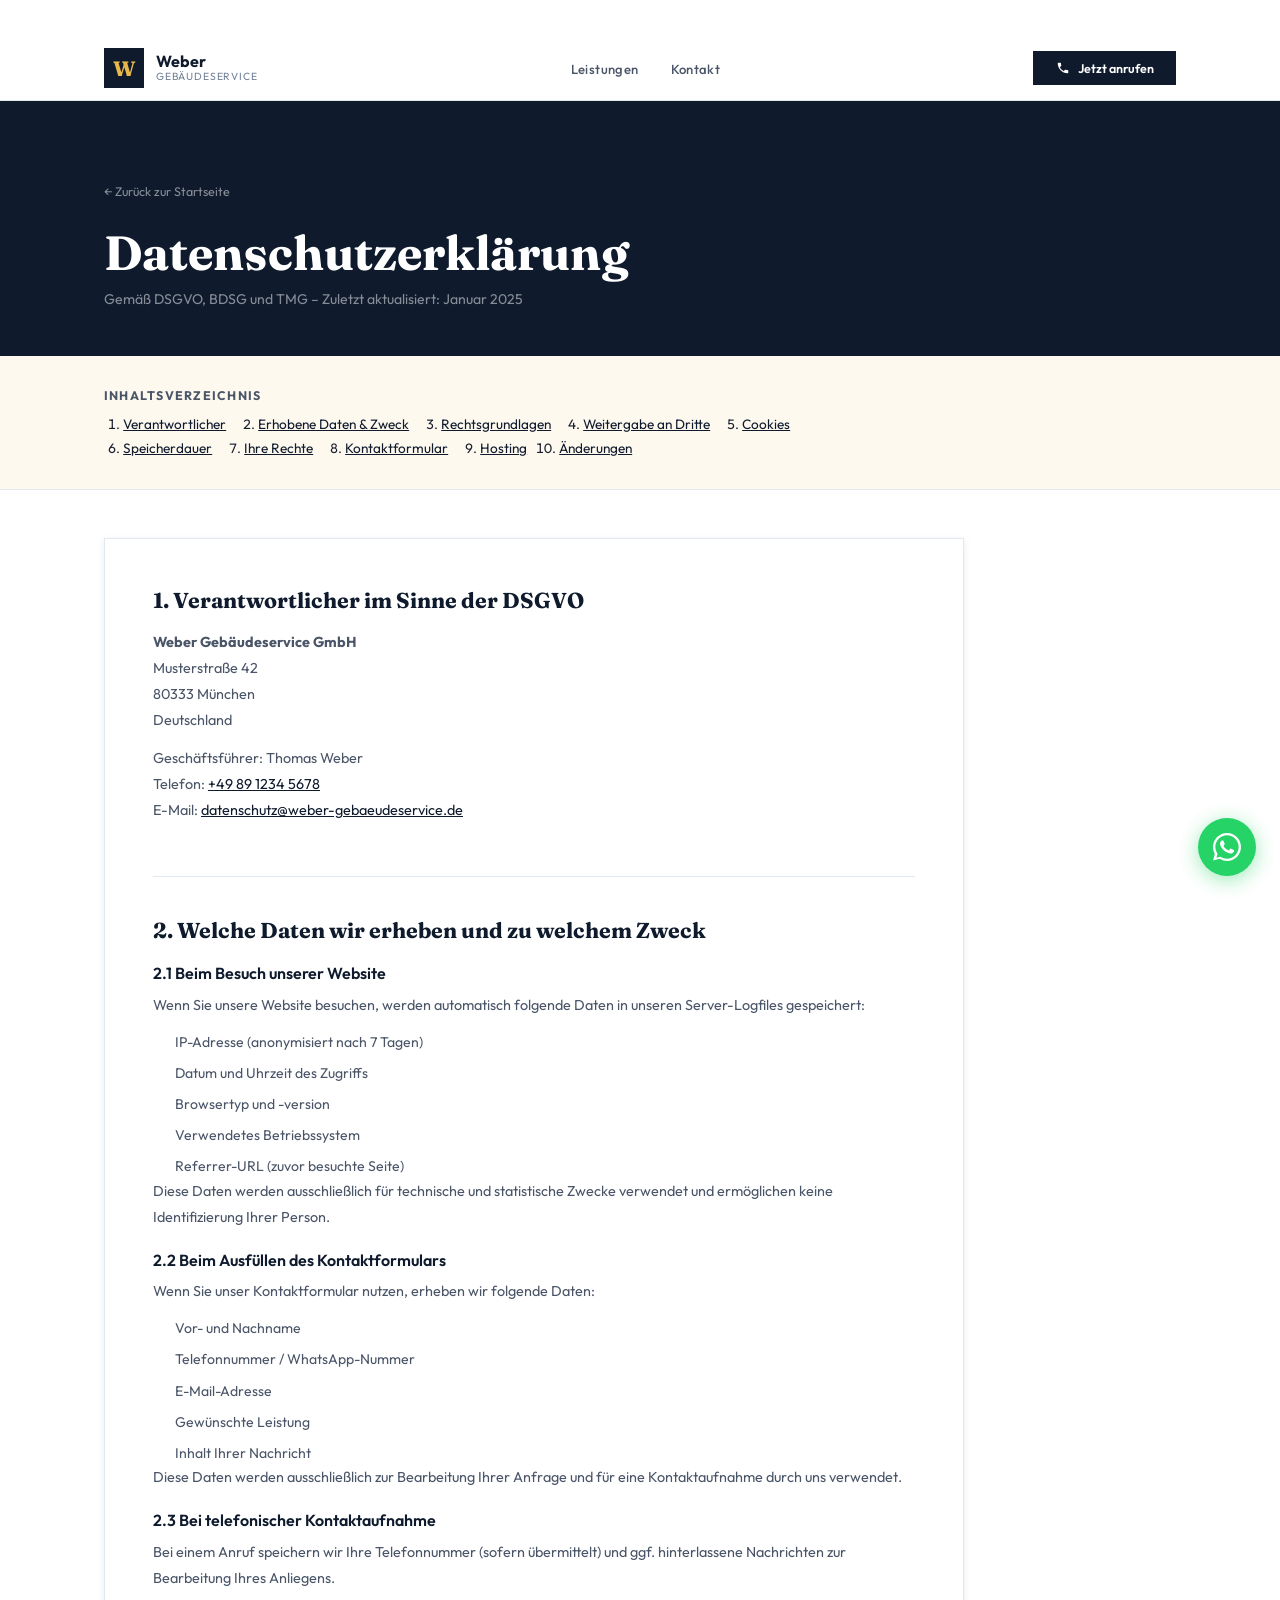
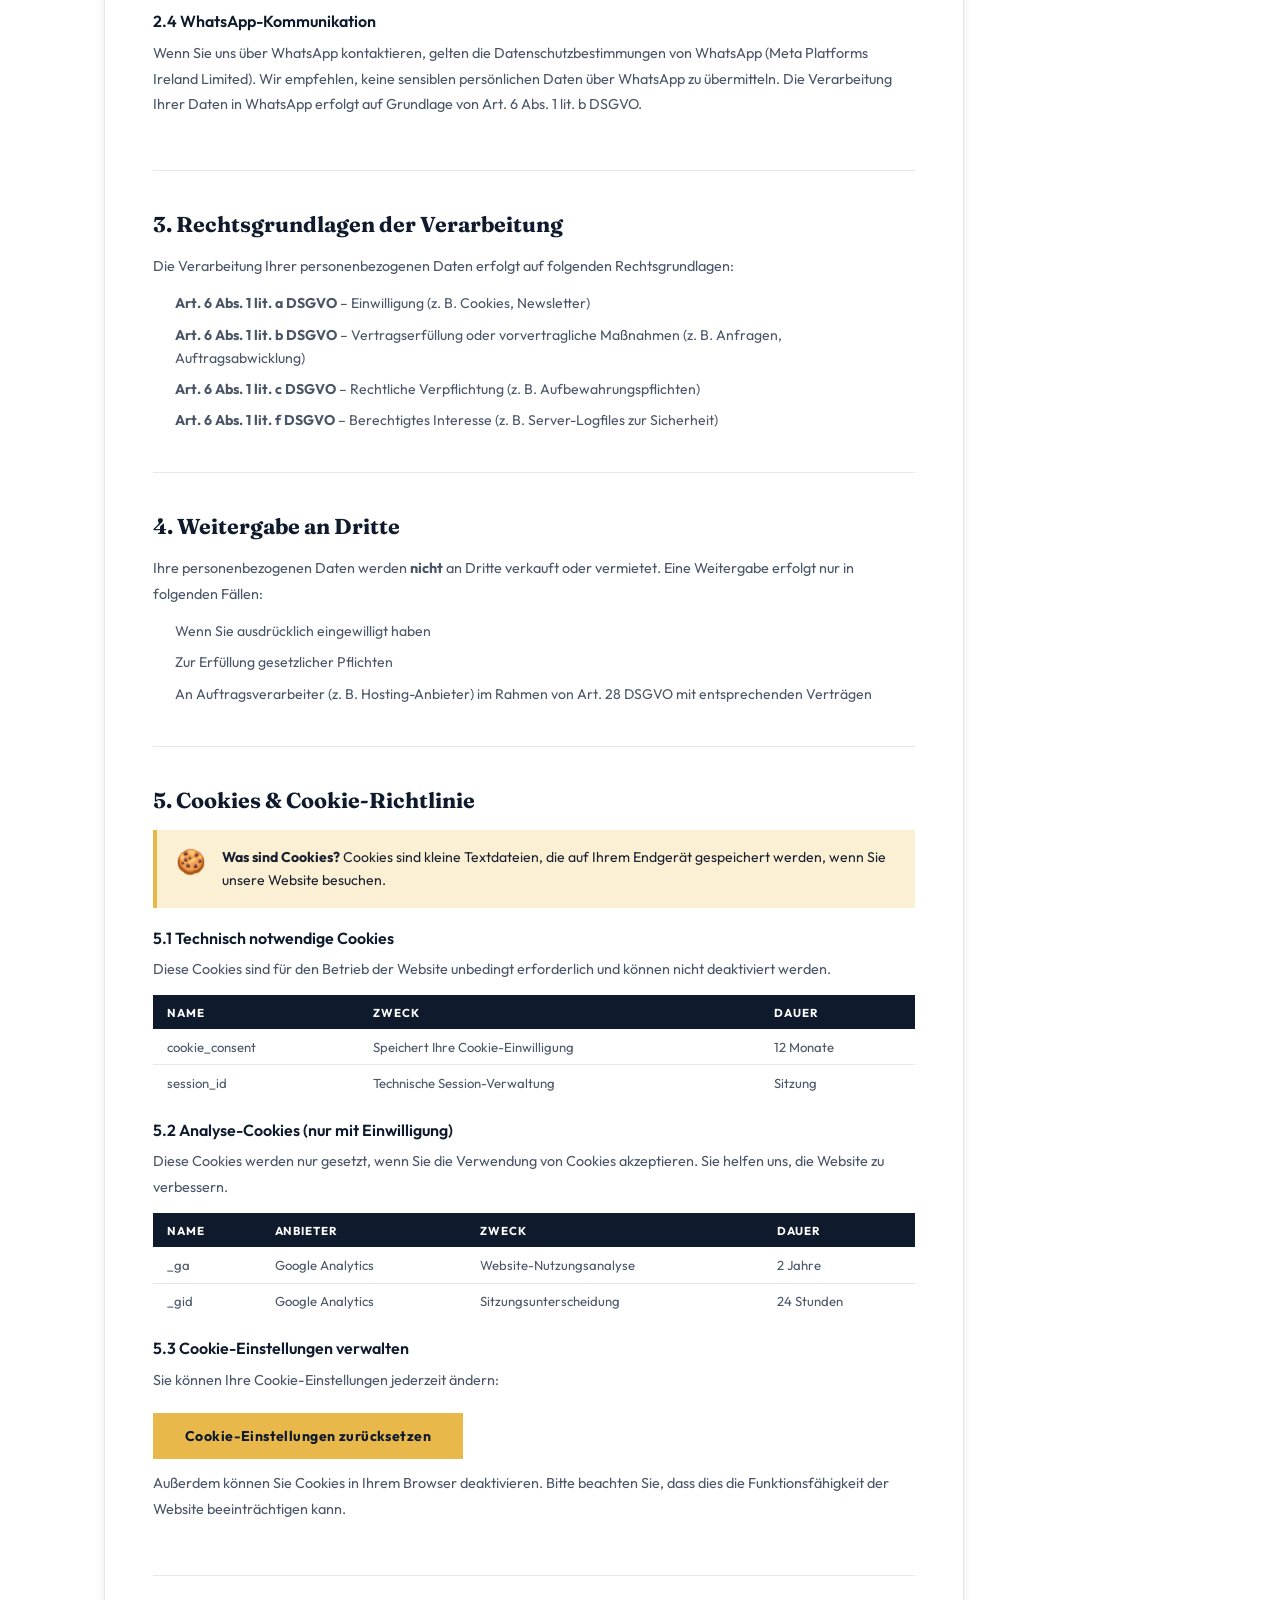
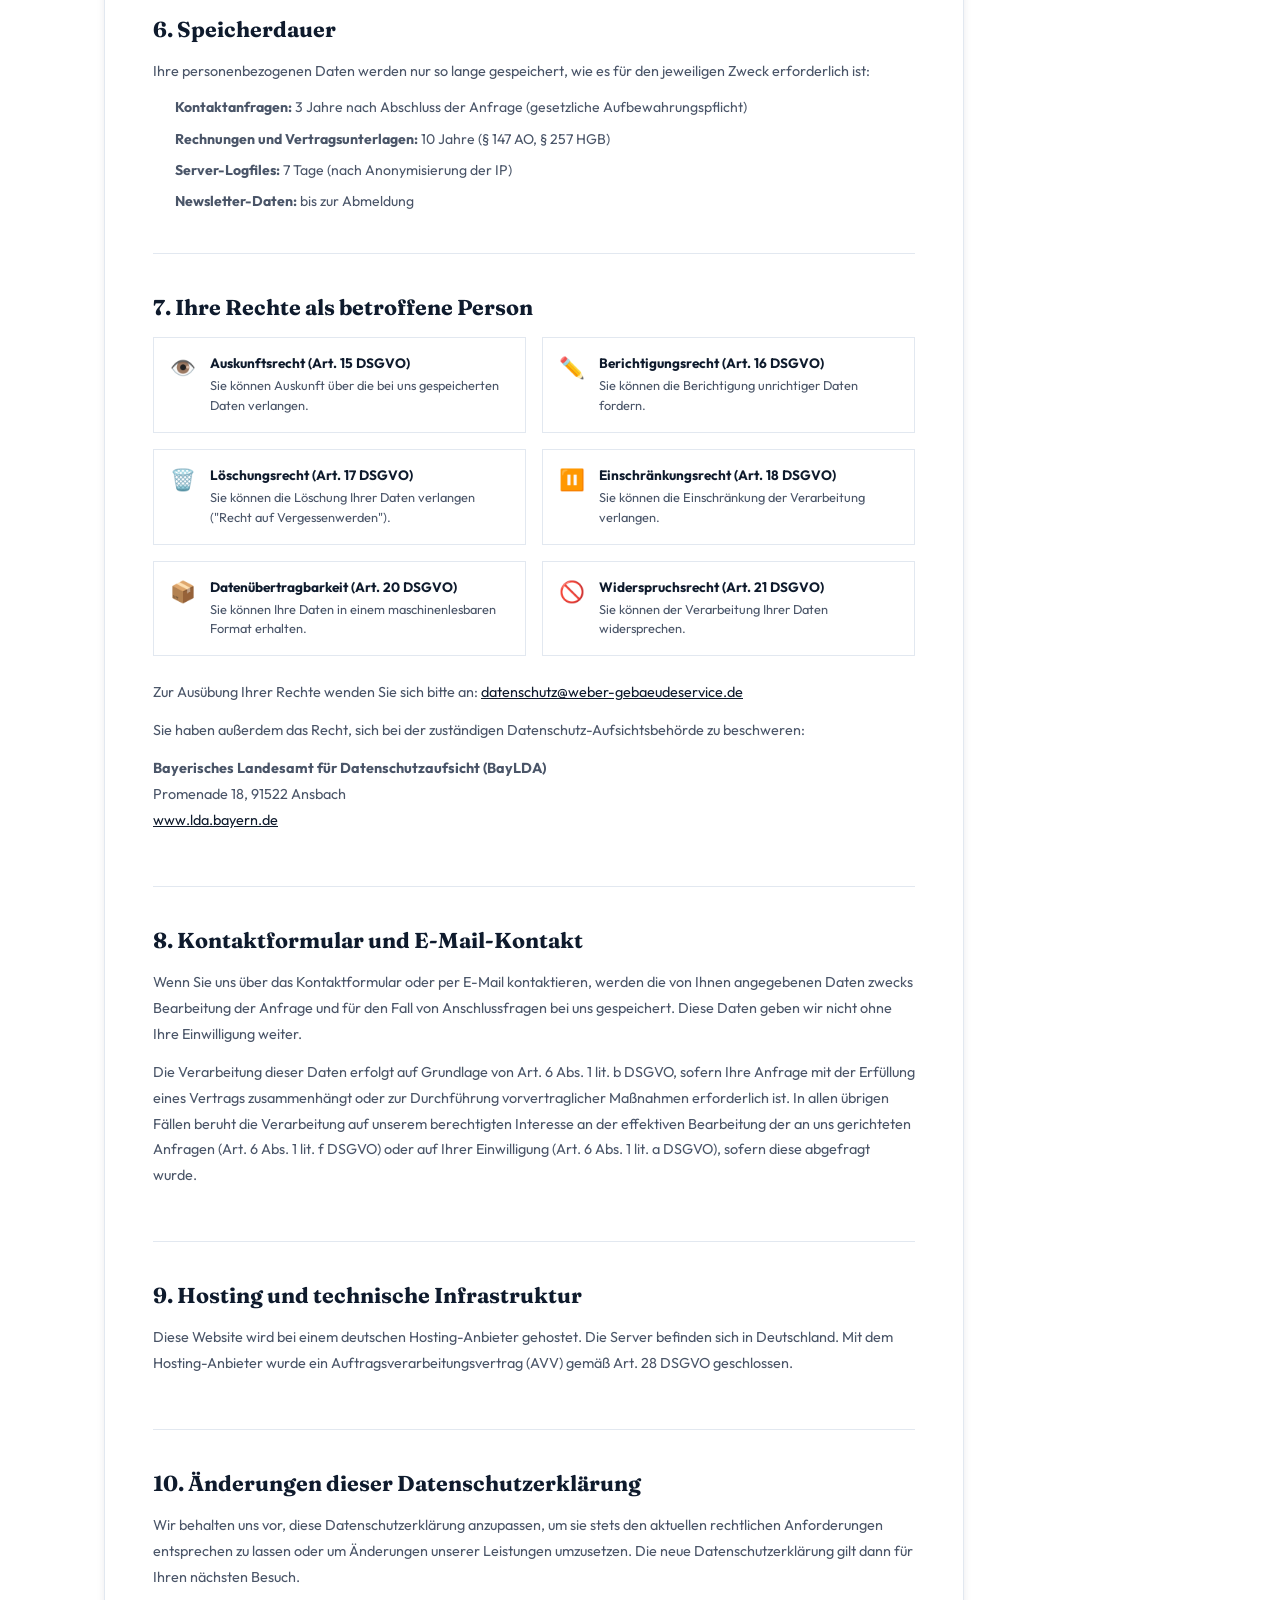
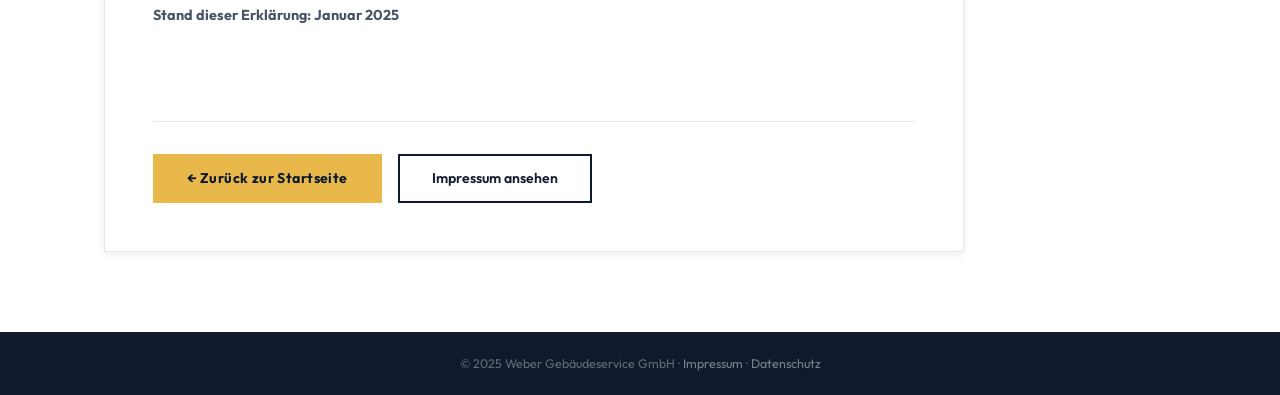
<file: datenschutz.html>
<!DOCTYPE html>
<html lang="de">
<head>
  <meta charset="UTF-8"/>
  <meta name="viewport" content="width=device-width, initial-scale=1.0"/>
  <meta name="robots" content="noindex"/>
  <title>Datenschutzerklärung | Weber Gebäudeservice München</title>
  <link rel="stylesheet" href="style.css"/>
  <link rel="preconnect" href="https://fonts.googleapis.com">
  <link rel="preconnect" href="https://fonts.gstatic.com" crossorigin>
  <link href="https://fonts.googleapis.com/css2?family=Outfit:wght@300;400;500;600;700&family=Fraunces:ital,wght@0,400;0,700;1,400&display=swap" rel="stylesheet">
</head>
<body>

  <nav class="nav scrolled" id="nav">
    <div class="nav-inner">
      <a href="index.html" class="nav-logo">
        <div class="logo-icon">W</div>
        <div class="logo-text">
          <span class="logo-name">Weber</span>
          <span class="logo-sub">Gebäudeservice</span>
        </div>
      </a>
      <ul class="nav-links">
        <li><a href="index.html#leistungen">Leistungen</a></li>
        <li><a href="index.html#kontakt">Kontakt</a></li>
      </ul>
      <a href="tel:+498912345678" class="nav-cta-phone">
        <svg viewBox="0 0 24 24" fill="currentColor"><path d="M6.6 10.8c1.4 2.8 3.8 5.1 6.6 6.6l2.2-2.2c.3-.3.7-.4 1-.2 1.1.4 2.3.6 3.6.6.6 0 1 .4 1 1V20c0 .6-.4 1-1 1-9.4 0-17-7.6-17-17 0-.6.4-1 1-1h3.5c.6 0 1 .4 1 1 0 1.3.2 2.5.6 3.6.1.3 0 .7-.2 1L6.6 10.8z"/></svg>
        Jetzt anrufen
      </a>
      <button class="hamburger" id="hamburger"><span></span><span></span><span></span></button>
    </div>
  </nav>

  <div class="mobile-overlay" id="mobileOverlay">
    <button class="mob-close" id="mobClose">✕</button>
    <nav class="mob-nav">
      <a href="index.html">Startseite</a>
      <a href="index.html#kontakt">Kontakt</a>
    </nav>
    <div class="mob-ctas">
      <a href="tel:+498912345678" class="btn-primary">📞 Jetzt anrufen</a>
    </div>
    <div class="mob-legal">
      <a href="impressum.html">Impressum</a>
      <a href="datenschutz.html">Datenschutz</a>
    </div>
  </div>

  <div class="legal-page">
    <div class="legal-hero">
      <div class="container">
        <a href="index.html" class="back-link">← Zurück zur Startseite</a>
        <h1>Datenschutzerklärung</h1>
        <p>Gemäß DSGVO, BDSG und TMG – Zuletzt aktualisiert: Januar 2025</p>
      </div>
    </div>

    <!-- TOC -->
    <div class="legal-toc-wrap">
      <div class="container">
        <div class="legal-toc">
          <h3>Inhaltsverzeichnis</h3>
          <ol>
            <li><a href="#ds-1">Verantwortlicher</a></li>
            <li><a href="#ds-2">Erhobene Daten & Zweck</a></li>
            <li><a href="#ds-3">Rechtsgrundlagen</a></li>
            <li><a href="#ds-4">Weitergabe an Dritte</a></li>
            <li><a href="#ds-5">Cookies</a></li>
            <li><a href="#ds-6">Speicherdauer</a></li>
            <li><a href="#ds-7">Ihre Rechte</a></li>
            <li><a href="#ds-8">Kontaktformular</a></li>
            <li><a href="#ds-9">Hosting</a></li>
            <li><a href="#ds-10">Änderungen</a></li>
          </ol>
        </div>
      </div>
    </div>

    <div class="legal-content">
      <div class="container">
        <div class="legal-card">

          <section class="legal-section" id="ds-1">
            <h2>1. Verantwortlicher im Sinne der DSGVO</h2>
            <div class="legal-block">
              <p><strong>Weber Gebäudeservice GmbH</strong><br/>
              Musterstraße 42<br/>
              80333 München<br/>
              Deutschland</p>
              <p>Geschäftsführer: Thomas Weber<br/>
              Telefon: <a href="tel:+498912345678">+49 89 1234 5678</a><br/>
              E-Mail: <a href="mailto:datenschutz@weber-gebaeudeservice.de">datenschutz@weber-gebaeudeservice.de</a></p>
            </div>
          </section>

          <section class="legal-section" id="ds-2">
            <h2>2. Welche Daten wir erheben und zu welchem Zweck</h2>
            <div class="legal-block">
              <h3>2.1 Beim Besuch unserer Website</h3>
              <p>Wenn Sie unsere Website besuchen, werden automatisch folgende Daten in unseren Server-Logfiles gespeichert:</p>
              <ul>
                <li>IP-Adresse (anonymisiert nach 7 Tagen)</li>
                <li>Datum und Uhrzeit des Zugriffs</li>
                <li>Browsertyp und -version</li>
                <li>Verwendetes Betriebssystem</li>
                <li>Referrer-URL (zuvor besuchte Seite)</li>
              </ul>
              <p>Diese Daten werden ausschließlich für technische und statistische Zwecke verwendet und ermöglichen keine Identifizierung Ihrer Person.</p>

              <h3>2.2 Beim Ausfüllen des Kontaktformulars</h3>
              <p>Wenn Sie unser Kontaktformular nutzen, erheben wir folgende Daten:</p>
              <ul>
                <li>Vor- und Nachname</li>
                <li>Telefonnummer / WhatsApp-Nummer</li>
                <li>E-Mail-Adresse</li>
                <li>Gewünschte Leistung</li>
                <li>Inhalt Ihrer Nachricht</li>
              </ul>
              <p>Diese Daten werden ausschließlich zur Bearbeitung Ihrer Anfrage und für eine Kontaktaufnahme durch uns verwendet.</p>

              <h3>2.3 Bei telefonischer Kontaktaufnahme</h3>
              <p>Bei einem Anruf speichern wir Ihre Telefonnummer (sofern übermittelt) und ggf. hinterlassene Nachrichten zur Bearbeitung Ihres Anliegens.</p>

              <h3>2.4 WhatsApp-Kommunikation</h3>
              <p>Wenn Sie uns über WhatsApp kontaktieren, gelten die Datenschutzbestimmungen von WhatsApp (Meta Platforms Ireland Limited). Wir empfehlen, keine sensiblen persönlichen Daten über WhatsApp zu übermitteln. Die Verarbeitung Ihrer Daten in WhatsApp erfolgt auf Grundlage von Art. 6 Abs. 1 lit. b DSGVO.</p>
            </div>
          </section>

          <section class="legal-section" id="ds-3">
            <h2>3. Rechtsgrundlagen der Verarbeitung</h2>
            <div class="legal-block">
              <p>Die Verarbeitung Ihrer personenbezogenen Daten erfolgt auf folgenden Rechtsgrundlagen:</p>
              <ul>
                <li><strong>Art. 6 Abs. 1 lit. a DSGVO</strong> – Einwilligung (z. B. Cookies, Newsletter)</li>
                <li><strong>Art. 6 Abs. 1 lit. b DSGVO</strong> – Vertragserfüllung oder vorvertragliche Maßnahmen (z. B. Anfragen, Auftragsabwicklung)</li>
                <li><strong>Art. 6 Abs. 1 lit. c DSGVO</strong> – Rechtliche Verpflichtung (z. B. Aufbewahrungspflichten)</li>
                <li><strong>Art. 6 Abs. 1 lit. f DSGVO</strong> – Berechtigtes Interesse (z. B. Server-Logfiles zur Sicherheit)</li>
              </ul>
            </div>
          </section>

          <section class="legal-section" id="ds-4">
            <h2>4. Weitergabe an Dritte</h2>
            <div class="legal-block">
              <p>Ihre personenbezogenen Daten werden <strong>nicht</strong> an Dritte verkauft oder vermietet. Eine Weitergabe erfolgt nur in folgenden Fällen:</p>
              <ul>
                <li>Wenn Sie ausdrücklich eingewilligt haben</li>
                <li>Zur Erfüllung gesetzlicher Pflichten</li>
                <li>An Auftragsverarbeiter (z. B. Hosting-Anbieter) im Rahmen von Art. 28 DSGVO mit entsprechenden Verträgen</li>
              </ul>
            </div>
          </section>

          <section class="legal-section" id="ds-5">
            <h2>5. Cookies & Cookie-Richtlinie</h2>
            <div class="dsgvo-info-box" id="cookies">
              <div class="info-icon">🍪</div>
              <p><strong>Was sind Cookies?</strong> Cookies sind kleine Textdateien, die auf Ihrem Endgerät gespeichert werden, wenn Sie unsere Website besuchen.</p>
            </div>
            <div class="legal-block">
              <h3>5.1 Technisch notwendige Cookies</h3>
              <p>Diese Cookies sind für den Betrieb der Website unbedingt erforderlich und können nicht deaktiviert werden.</p>
              <table class="cookie-table">
                <thead><tr><th>Name</th><th>Zweck</th><th>Dauer</th></tr></thead>
                <tbody>
                  <tr><td>cookie_consent</td><td>Speichert Ihre Cookie-Einwilligung</td><td>12 Monate</td></tr>
                  <tr><td>session_id</td><td>Technische Session-Verwaltung</td><td>Sitzung</td></tr>
                </tbody>
              </table>

              <h3>5.2 Analyse-Cookies (nur mit Einwilligung)</h3>
              <p>Diese Cookies werden nur gesetzt, wenn Sie die Verwendung von Cookies akzeptieren. Sie helfen uns, die Website zu verbessern.</p>
              <table class="cookie-table">
                <thead><tr><th>Name</th><th>Anbieter</th><th>Zweck</th><th>Dauer</th></tr></thead>
                <tbody>
                  <tr><td>_ga</td><td>Google Analytics</td><td>Website-Nutzungsanalyse</td><td>2 Jahre</td></tr>
                  <tr><td>_gid</td><td>Google Analytics</td><td>Sitzungsunterscheidung</td><td>24 Stunden</td></tr>
                </tbody>
              </table>

              <h3>5.3 Cookie-Einstellungen verwalten</h3>
              <p>Sie können Ihre Cookie-Einstellungen jederzeit ändern:</p>
              <button onclick="resetCookieConsent()" class="btn-primary" style="margin-top:.5rem;display:inline-block;cursor:pointer;border:none">Cookie-Einstellungen zurücksetzen</button>
              <p style="margin-top:.75rem">Außerdem können Sie Cookies in Ihrem Browser deaktivieren. Bitte beachten Sie, dass dies die Funktionsfähigkeit der Website beeinträchtigen kann.</p>
            </div>
          </section>

          <section class="legal-section" id="ds-6">
            <h2>6. Speicherdauer</h2>
            <div class="legal-block">
              <p>Ihre personenbezogenen Daten werden nur so lange gespeichert, wie es für den jeweiligen Zweck erforderlich ist:</p>
              <ul>
                <li><strong>Kontaktanfragen:</strong> 3 Jahre nach Abschluss der Anfrage (gesetzliche Aufbewahrungspflicht)</li>
                <li><strong>Rechnungen und Vertragsunterlagen:</strong> 10 Jahre (§ 147 AO, § 257 HGB)</li>
                <li><strong>Server-Logfiles:</strong> 7 Tage (nach Anonymisierung der IP)</li>
                <li><strong>Newsletter-Daten:</strong> bis zur Abmeldung</li>
              </ul>
            </div>
          </section>

          <section class="legal-section" id="ds-7">
            <h2>7. Ihre Rechte als betroffene Person</h2>
            <div class="rights-grid">
              <div class="right-item">
                <div class="right-icon">👁️</div>
                <div>
                  <strong>Auskunftsrecht (Art. 15 DSGVO)</strong>
                  <p>Sie können Auskunft über die bei uns gespeicherten Daten verlangen.</p>
                </div>
              </div>
              <div class="right-item">
                <div class="right-icon">✏️</div>
                <div>
                  <strong>Berichtigungsrecht (Art. 16 DSGVO)</strong>
                  <p>Sie können die Berichtigung unrichtiger Daten fordern.</p>
                </div>
              </div>
              <div class="right-item">
                <div class="right-icon">🗑️</div>
                <div>
                  <strong>Löschungsrecht (Art. 17 DSGVO)</strong>
                  <p>Sie können die Löschung Ihrer Daten verlangen ("Recht auf Vergessenwerden").</p>
                </div>
              </div>
              <div class="right-item">
                <div class="right-icon">⏸️</div>
                <div>
                  <strong>Einschränkungsrecht (Art. 18 DSGVO)</strong>
                  <p>Sie können die Einschränkung der Verarbeitung verlangen.</p>
                </div>
              </div>
              <div class="right-item">
                <div class="right-icon">📦</div>
                <div>
                  <strong>Datenübertragbarkeit (Art. 20 DSGVO)</strong>
                  <p>Sie können Ihre Daten in einem maschinenlesbaren Format erhalten.</p>
                </div>
              </div>
              <div class="right-item">
                <div class="right-icon">🚫</div>
                <div>
                  <strong>Widerspruchsrecht (Art. 21 DSGVO)</strong>
                  <p>Sie können der Verarbeitung Ihrer Daten widersprechen.</p>
                </div>
              </div>
            </div>
            <div class="legal-block" style="margin-top:1.5rem">
              <p>Zur Ausübung Ihrer Rechte wenden Sie sich bitte an: <a href="mailto:datenschutz@weber-gebaeudeservice.de">datenschutz@weber-gebaeudeservice.de</a></p>
              <p>Sie haben außerdem das Recht, sich bei der zuständigen Datenschutz-Aufsichtsbehörde zu beschweren:</p>
              <p><strong>Bayerisches Landesamt für Datenschutzaufsicht (BayLDA)</strong><br/>
              Promenade 18, 91522 Ansbach<br/>
              <a href="https://www.lda.bayern.de" target="_blank" rel="noopener">www.lda.bayern.de</a></p>
            </div>
          </section>

          <section class="legal-section" id="ds-8">
            <h2>8. Kontaktformular und E-Mail-Kontakt</h2>
            <div class="legal-block">
              <p>Wenn Sie uns über das Kontaktformular oder per E-Mail kontaktieren, werden die von Ihnen angegebenen Daten zwecks Bearbeitung der Anfrage und für den Fall von Anschlussfragen bei uns gespeichert. Diese Daten geben wir nicht ohne Ihre Einwilligung weiter.</p>
              <p>Die Verarbeitung dieser Daten erfolgt auf Grundlage von Art. 6 Abs. 1 lit. b DSGVO, sofern Ihre Anfrage mit der Erfüllung eines Vertrags zusammenhängt oder zur Durchführung vorvertraglicher Maßnahmen erforderlich ist. In allen übrigen Fällen beruht die Verarbeitung auf unserem berechtigten Interesse an der effektiven Bearbeitung der an uns gerichteten Anfragen (Art. 6 Abs. 1 lit. f DSGVO) oder auf Ihrer Einwilligung (Art. 6 Abs. 1 lit. a DSGVO), sofern diese abgefragt wurde.</p>
            </div>
          </section>

          <section class="legal-section" id="ds-9">
            <h2>9. Hosting und technische Infrastruktur</h2>
            <div class="legal-block">
              <p>Diese Website wird bei einem deutschen Hosting-Anbieter gehostet. Die Server befinden sich in Deutschland. Mit dem Hosting-Anbieter wurde ein Auftragsverarbeitungsvertrag (AVV) gemäß Art. 28 DSGVO geschlossen.</p>
            </div>
          </section>

          <section class="legal-section" id="ds-10">
            <h2>10. Änderungen dieser Datenschutzerklärung</h2>
            <div class="legal-block">
              <p>Wir behalten uns vor, diese Datenschutzerklärung anzupassen, um sie stets den aktuellen rechtlichen Anforderungen entsprechen zu lassen oder um Änderungen unserer Leistungen umzusetzen. Die neue Datenschutzerklärung gilt dann für Ihren nächsten Besuch.</p>
              <p><strong>Stand dieser Erklärung: Januar 2025</strong></p>
            </div>
          </section>

          <div class="legal-back-btn">
            <a href="index.html" class="btn-primary">← Zurück zur Startseite</a>
            <a href="impressum.html" class="btn-secondary">Impressum ansehen</a>
          </div>

        </div>
      </div>
    </div>
  </div>

  <footer class="footer-minimal">
    <div class="container">
      <p>© 2025 Weber Gebäudeservice GmbH · <a href="impressum.html">Impressum</a> · <a href="datenschutz.html">Datenschutz</a></p>
    </div>
  </footer>

  <a href="https://wa.me/4989123456789" class="whatsapp-float" target="_blank" rel="noopener" aria-label="WhatsApp">
    <svg viewBox="0 0 24 24" fill="currentColor"><path d="M17.472 14.382c-.297-.149-1.758-.867-2.03-.967-.273-.099-.471-.148-.67.15-.197.297-.767.966-.94 1.164-.173.199-.347.223-.644.075-.297-.15-1.255-.463-2.39-1.475-.883-.788-1.48-1.761-1.653-2.059-.173-.297-.018-.458.13-.606.134-.133.298-.347.446-.52.149-.174.198-.298.298-.497.099-.198.05-.371-.025-.52-.075-.149-.669-1.612-.916-2.207-.242-.579-.487-.5-.669-.51-.173-.008-.371-.01-.57-.01-.198 0-.52.074-.792.372-.272.297-1.04 1.016-1.04 2.479 0 1.462 1.065 2.875 1.213 3.074.149.198 2.096 3.2 5.077 4.487.709.306 1.262.489 1.694.625.712.227 1.36.195 1.871.118.571-.085 1.758-.719 2.006-1.413.248-.694.248-1.289.173-1.413-.074-.124-.272-.198-.57-.347z"/><path d="M12 0C5.373 0 0 5.373 0 12c0 2.124.558 4.118 1.532 5.85L.057 23.5l5.797-1.452A11.95 11.95 0 0012 24c6.627 0 12-5.373 12-12S18.627 0 12 0zm0 22c-1.89 0-3.663-.493-5.2-1.355l-.373-.22-3.44.861.876-3.348-.242-.386A9.956 9.956 0 012 12C2 6.477 6.477 2 12 2s10 4.477 10 10-4.477 10-10 10z"/></svg>
  </a>
  <script src="script.js"></script>
  <script>
    function resetCookieConsent() {
      localStorage.removeItem('cookieConsent');
      location.reload();
    }
  </script>
</body>
</html>
</file>
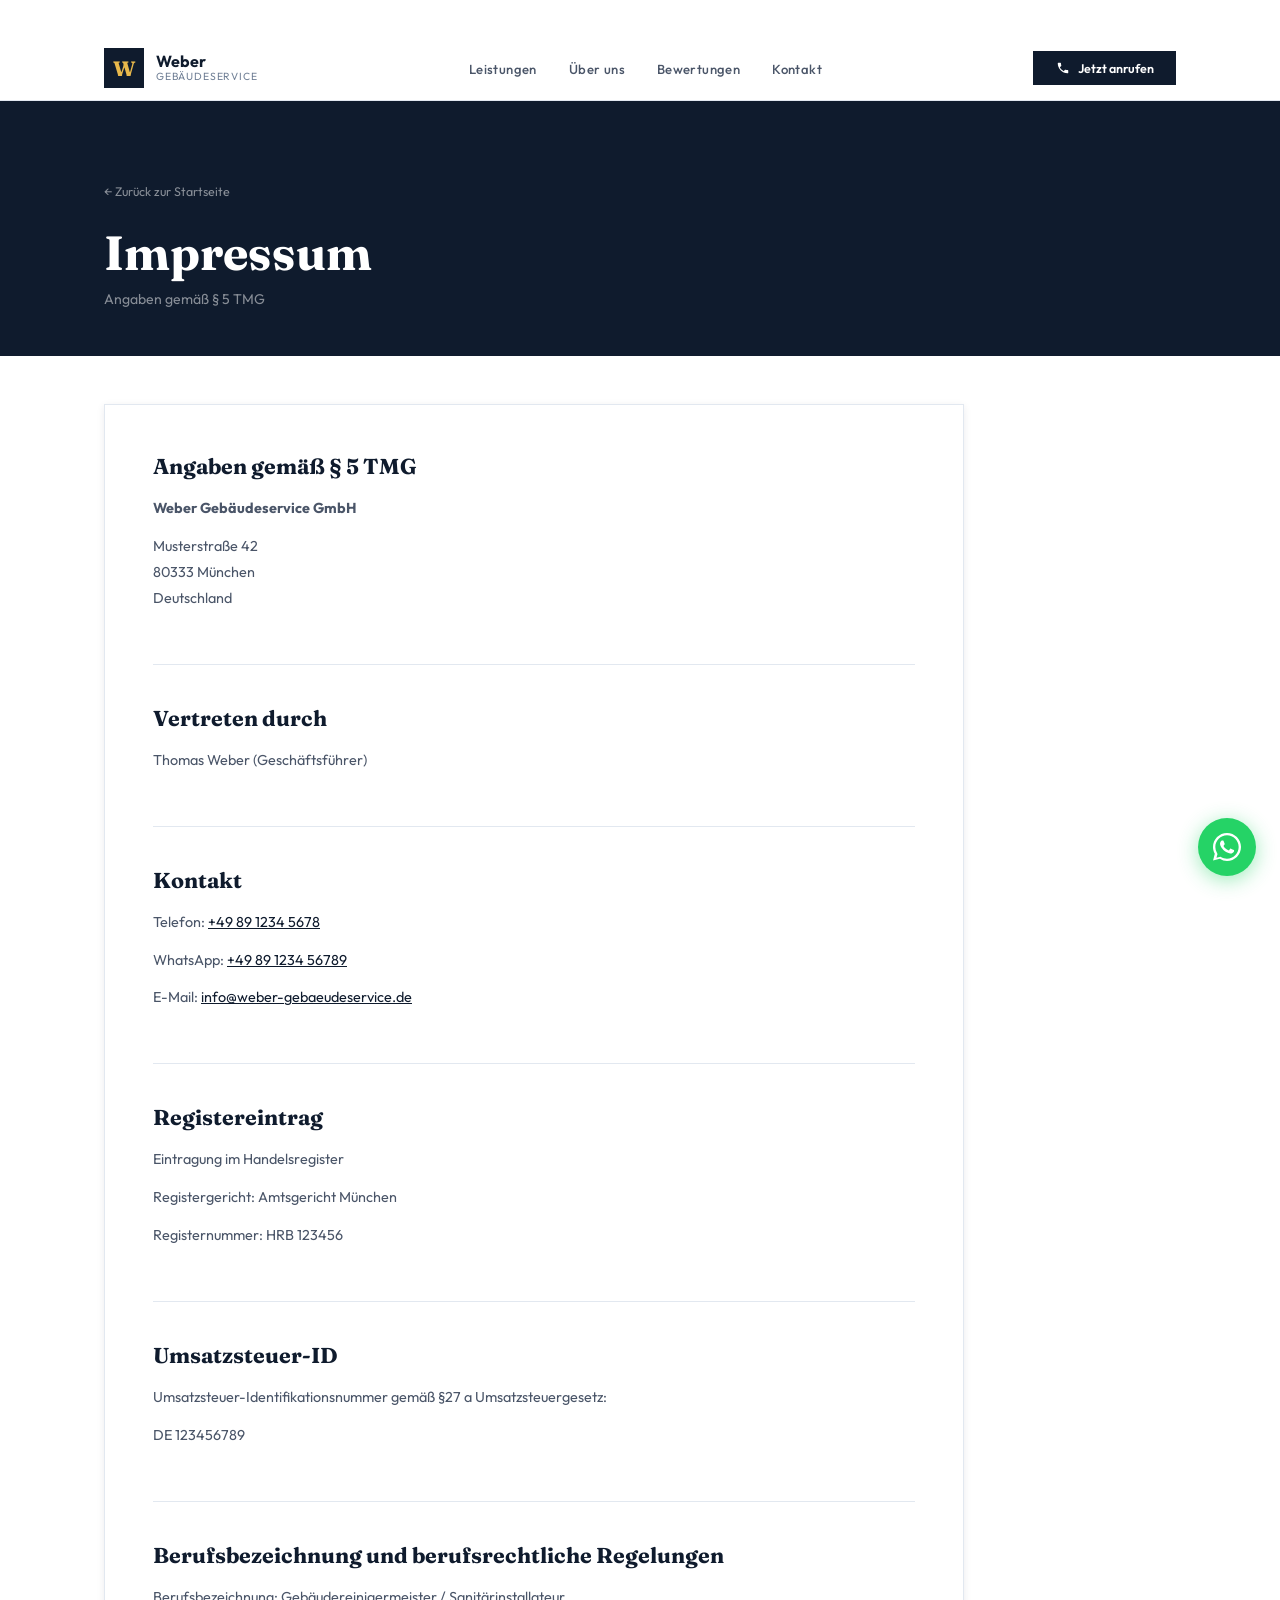
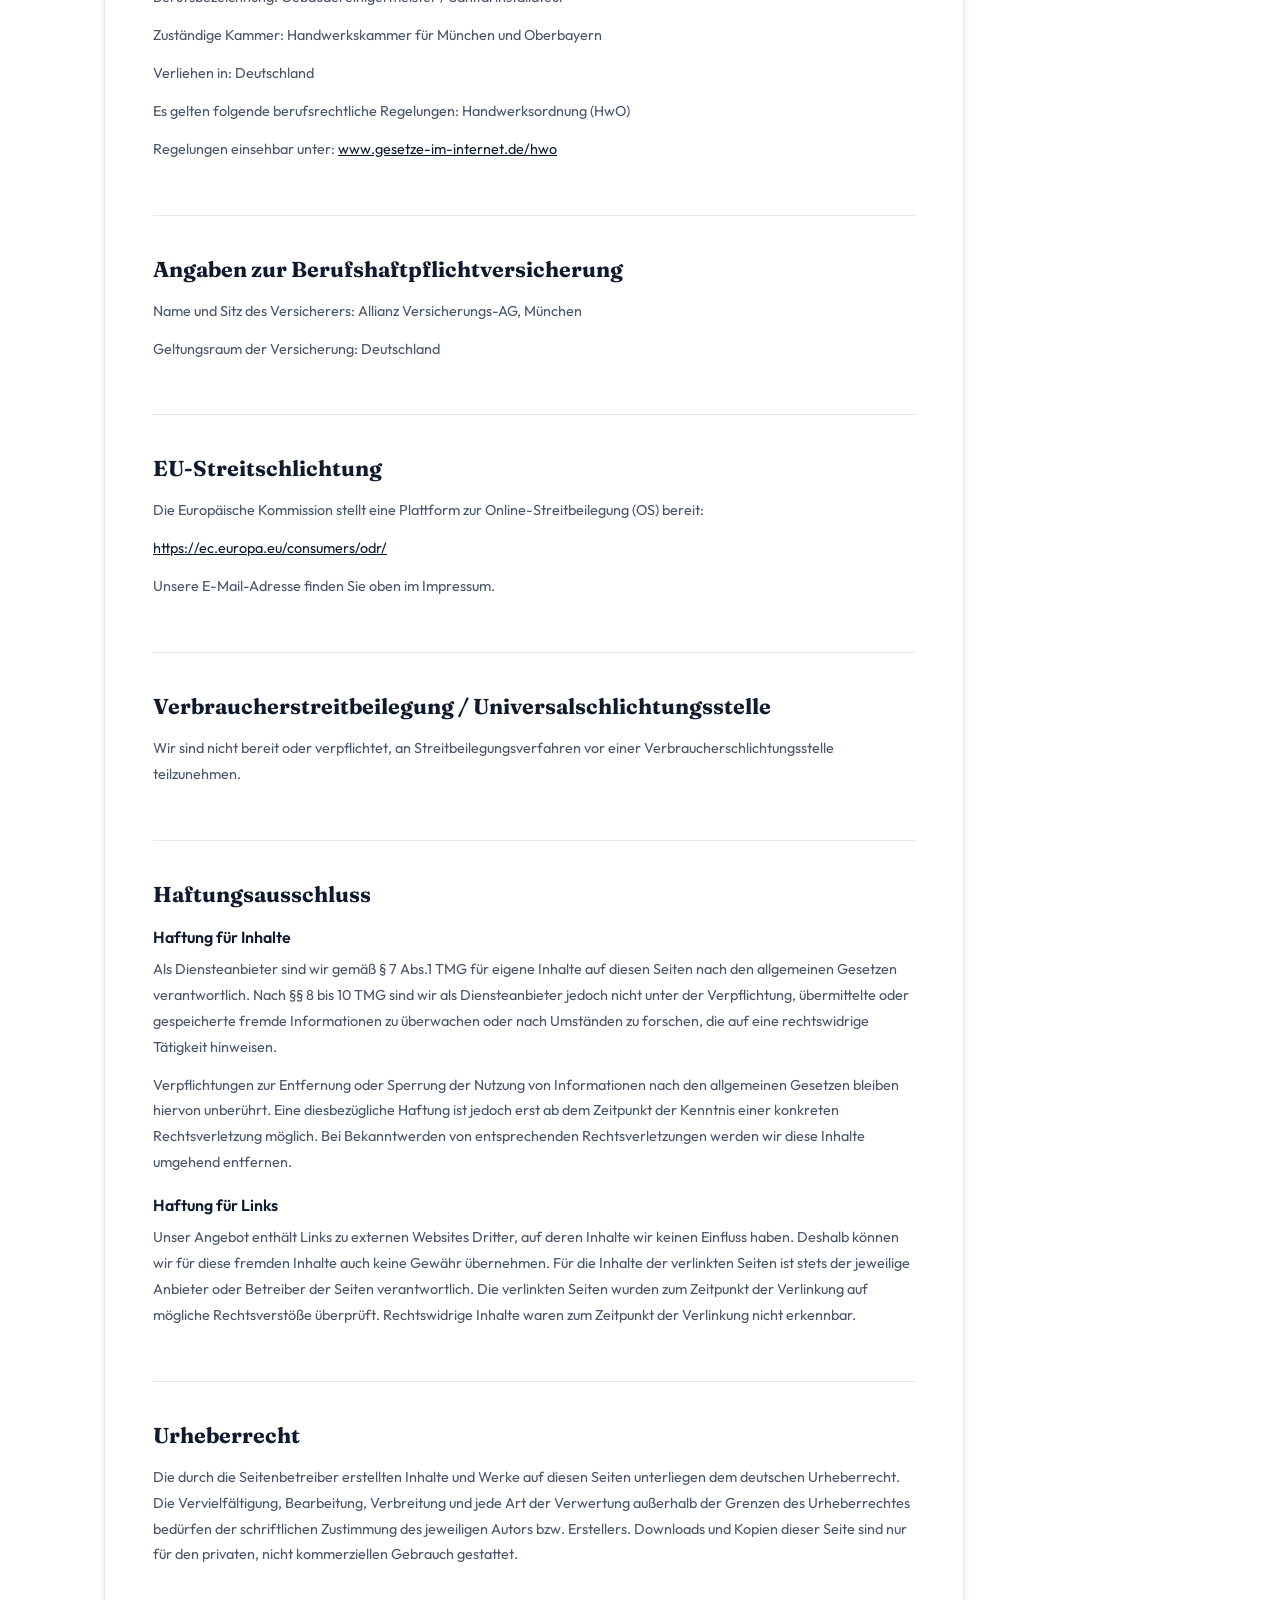
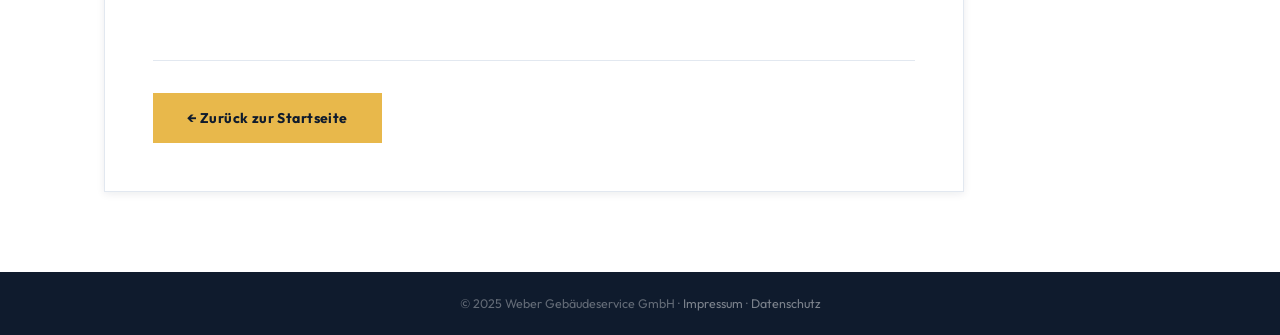
<file: impressum.html>
<!DOCTYPE html>
<html lang="de">
<head>
  <meta charset="UTF-8"/>
  <meta name="viewport" content="width=device-width, initial-scale=1.0"/>
  <meta name="robots" content="noindex"/>
  <title>Impressum | Weber Gebäudeservice München</title>
  <link rel="stylesheet" href="style.css"/>
  <link rel="preconnect" href="https://fonts.googleapis.com">
  <link rel="preconnect" href="https://fonts.gstatic.com" crossorigin>
  <link href="https://fonts.googleapis.com/css2?family=Outfit:wght@300;400;500;600;700&family=Fraunces:ital,wght@0,400;0,700;1,400&display=swap" rel="stylesheet">
</head>
<body>

  <!-- NAV -->
  <nav class="nav scrolled" id="nav">
    <div class="nav-inner">
      <a href="index.html" class="nav-logo">
        <div class="logo-icon">W</div>
        <div class="logo-text">
          <span class="logo-name">Weber</span>
          <span class="logo-sub">Gebäudeservice</span>
        </div>
      </a>
      <ul class="nav-links">
        <li><a href="index.html#leistungen">Leistungen</a></li>
        <li><a href="index.html#ueber-uns">Über uns</a></li>
        <li><a href="index.html#referenzen">Bewertungen</a></li>
        <li><a href="index.html#kontakt">Kontakt</a></li>
      </ul>
      <a href="tel:+498912345678" class="nav-cta-phone">
        <svg viewBox="0 0 24 24" fill="currentColor"><path d="M6.6 10.8c1.4 2.8 3.8 5.1 6.6 6.6l2.2-2.2c.3-.3.7-.4 1-.2 1.1.4 2.3.6 3.6.6.6 0 1 .4 1 1V20c0 .6-.4 1-1 1-9.4 0-17-7.6-17-17 0-.6.4-1 1-1h3.5c.6 0 1 .4 1 1 0 1.3.2 2.5.6 3.6.1.3 0 .7-.2 1L6.6 10.8z"/></svg>
        Jetzt anrufen
      </a>
      <button class="hamburger" id="hamburger"><span></span><span></span><span></span></button>
    </div>
  </nav>

  <div class="mobile-overlay" id="mobileOverlay">
    <button class="mob-close" id="mobClose">✕</button>
    <nav class="mob-nav">
      <a href="index.html#leistungen">Leistungen</a>
      <a href="index.html#ueber-uns">Über uns</a>
      <a href="index.html#kontakt">Kontakt</a>
    </nav>
    <div class="mob-ctas">
      <a href="tel:+498912345678" class="btn-primary">📞 Jetzt anrufen</a>
      <a href="https://wa.me/4989123456789" class="btn-whatsapp" target="_blank">💬 WhatsApp</a>
    </div>
    <div class="mob-legal">
      <a href="impressum.html">Impressum</a>
      <a href="datenschutz.html">Datenschutz</a>
    </div>
  </div>

  <!-- LEGAL PAGE CONTENT -->
  <div class="legal-page">
    <div class="legal-hero">
      <div class="container">
        <a href="index.html" class="back-link">← Zurück zur Startseite</a>
        <h1>Impressum</h1>
        <p>Angaben gemäß § 5 TMG</p>
      </div>
    </div>

    <div class="legal-content">
      <div class="container">
        <div class="legal-card">

          <section class="legal-section">
            <h2>Angaben gemäß § 5 TMG</h2>
            <div class="legal-block">
              <p><strong>Weber Gebäudeservice GmbH</strong></p>
              <p>Musterstraße 42<br/>80333 München<br/>Deutschland</p>
            </div>
          </section>

          <section class="legal-section">
            <h2>Vertreten durch</h2>
            <div class="legal-block">
              <p>Thomas Weber (Geschäftsführer)</p>
            </div>
          </section>

          <section class="legal-section">
            <h2>Kontakt</h2>
            <div class="legal-block">
              <p>Telefon: <a href="tel:+498912345678">+49 89 1234 5678</a></p>
              <p>WhatsApp: <a href="https://wa.me/4989123456789" target="_blank">+49 89 1234 56789</a></p>
              <p>E-Mail: <a href="mailto:info@weber-gebaeudeservice.de">info@weber-gebaeudeservice.de</a></p>
            </div>
          </section>

          <section class="legal-section">
            <h2>Registereintrag</h2>
            <div class="legal-block">
              <p>Eintragung im Handelsregister</p>
              <p>Registergericht: Amtsgericht München</p>
              <p>Registernummer: HRB 123456</p>
            </div>
          </section>

          <section class="legal-section">
            <h2>Umsatzsteuer-ID</h2>
            <div class="legal-block">
              <p>Umsatzsteuer-Identifikationsnummer gemäß §27 a Umsatzsteuergesetz:</p>
              <p>DE 123456789</p>
            </div>
          </section>

          <section class="legal-section">
            <h2>Berufsbezeichnung und berufsrechtliche Regelungen</h2>
            <div class="legal-block">
              <p>Berufsbezeichnung: Gebäudereinigermeister / Sanitärinstallateur</p>
              <p>Zuständige Kammer: Handwerkskammer für München und Oberbayern</p>
              <p>Verliehen in: Deutschland</p>
              <p>Es gelten folgende berufsrechtliche Regelungen: Handwerksordnung (HwO)</p>
              <p>Regelungen einsehbar unter: <a href="https://www.gesetze-im-internet.de/hwo/" target="_blank" rel="noopener">www.gesetze-im-internet.de/hwo</a></p>
            </div>
          </section>

          <section class="legal-section">
            <h2>Angaben zur Berufshaftpflichtversicherung</h2>
            <div class="legal-block">
              <p>Name und Sitz des Versicherers: Allianz Versicherungs-AG, München</p>
              <p>Geltungsraum der Versicherung: Deutschland</p>
            </div>
          </section>

          <section class="legal-section">
            <h2>EU-Streitschlichtung</h2>
            <div class="legal-block">
              <p>Die Europäische Kommission stellt eine Plattform zur Online-Streitbeilegung (OS) bereit:</p>
              <p><a href="https://ec.europa.eu/consumers/odr/" target="_blank" rel="noopener">https://ec.europa.eu/consumers/odr/</a></p>
              <p>Unsere E-Mail-Adresse finden Sie oben im Impressum.</p>
            </div>
          </section>

          <section class="legal-section">
            <h2>Verbraucherstreitbeilegung / Universalschlichtungsstelle</h2>
            <div class="legal-block">
              <p>Wir sind nicht bereit oder verpflichtet, an Streitbeilegungsverfahren vor einer Verbraucherschlichtungsstelle teilzunehmen.</p>
            </div>
          </section>

          <section class="legal-section">
            <h2>Haftungsausschluss</h2>
            <h3>Haftung für Inhalte</h3>
            <div class="legal-block">
              <p>Als Diensteanbieter sind wir gemäß § 7 Abs.1 TMG für eigene Inhalte auf diesen Seiten nach den allgemeinen Gesetzen verantwortlich. Nach §§ 8 bis 10 TMG sind wir als Diensteanbieter jedoch nicht unter der Verpflichtung, übermittelte oder gespeicherte fremde Informationen zu überwachen oder nach Umständen zu forschen, die auf eine rechtswidrige Tätigkeit hinweisen.</p>
              <p>Verpflichtungen zur Entfernung oder Sperrung der Nutzung von Informationen nach den allgemeinen Gesetzen bleiben hiervon unberührt. Eine diesbezügliche Haftung ist jedoch erst ab dem Zeitpunkt der Kenntnis einer konkreten Rechtsverletzung möglich. Bei Bekanntwerden von entsprechenden Rechtsverletzungen werden wir diese Inhalte umgehend entfernen.</p>
            </div>
            <h3>Haftung für Links</h3>
            <div class="legal-block">
              <p>Unser Angebot enthält Links zu externen Websites Dritter, auf deren Inhalte wir keinen Einfluss haben. Deshalb können wir für diese fremden Inhalte auch keine Gewähr übernehmen. Für die Inhalte der verlinkten Seiten ist stets der jeweilige Anbieter oder Betreiber der Seiten verantwortlich. Die verlinkten Seiten wurden zum Zeitpunkt der Verlinkung auf mögliche Rechtsverstöße überprüft. Rechtswidrige Inhalte waren zum Zeitpunkt der Verlinkung nicht erkennbar.</p>
            </div>
          </section>

          <section class="legal-section">
            <h2>Urheberrecht</h2>
            <div class="legal-block">
              <p>Die durch die Seitenbetreiber erstellten Inhalte und Werke auf diesen Seiten unterliegen dem deutschen Urheberrecht. Die Vervielfältigung, Bearbeitung, Verbreitung und jede Art der Verwertung außerhalb der Grenzen des Urheberrechtes bedürfen der schriftlichen Zustimmung des jeweiligen Autors bzw. Erstellers. Downloads und Kopien dieser Seite sind nur für den privaten, nicht kommerziellen Gebrauch gestattet.</p>
            </div>
          </section>

          <div class="legal-back-btn">
            <a href="index.html" class="btn-primary">← Zurück zur Startseite</a>
          </div>
        </div>
      </div>
    </div>
  </div>

  <!-- FOOTER MINIMAL -->
  <footer class="footer-minimal">
    <div class="container">
      <p>© 2025 Weber Gebäudeservice GmbH · <a href="impressum.html">Impressum</a> · <a href="datenschutz.html">Datenschutz</a></p>
    </div>
  </footer>

  <a href="https://wa.me/4989123456789" class="whatsapp-float" target="_blank" rel="noopener" aria-label="WhatsApp">
    <svg viewBox="0 0 24 24" fill="currentColor"><path d="M17.472 14.382c-.297-.149-1.758-.867-2.03-.967-.273-.099-.471-.148-.67.15-.197.297-.767.966-.94 1.164-.173.199-.347.223-.644.075-.297-.15-1.255-.463-2.39-1.475-.883-.788-1.48-1.761-1.653-2.059-.173-.297-.018-.458.13-.606.134-.133.298-.347.446-.52.149-.174.198-.298.298-.497.099-.198.05-.371-.025-.52-.075-.149-.669-1.612-.916-2.207-.242-.579-.487-.5-.669-.51-.173-.008-.371-.01-.57-.01-.198 0-.52.074-.792.372-.272.297-1.04 1.016-1.04 2.479 0 1.462 1.065 2.875 1.213 3.074.149.198 2.096 3.2 5.077 4.487.709.306 1.262.489 1.694.625.712.227 1.36.195 1.871.118.571-.085 1.758-.719 2.006-1.413.248-.694.248-1.289.173-1.413-.074-.124-.272-.198-.57-.347z"/><path d="M12 0C5.373 0 0 5.373 0 12c0 2.124.558 4.118 1.532 5.85L.057 23.5l5.797-1.452A11.95 11.95 0 0012 24c6.627 0 12-5.373 12-12S18.627 0 12 0zm0 22c-1.89 0-3.663-.493-5.2-1.355l-.373-.22-3.44.861.876-3.348-.242-.386A9.956 9.956 0 012 12C2 6.477 6.477 2 12 2s10 4.477 10 10-4.477 10-10 10z"/></svg>
  </a>
  <script src="script.js"></script>
</body>
</html>
</file>
<file: style.css>
/* ================================================================
   WEBER GEBÄUDESERVICE — Deutsches Handwerker-Website
   Palette: Tiefes Navy / Sauberes Weiß / Goldakzent / Grün-Trust
   Fonts: Outfit (modern sans) + Fraunces (Display-Serif)
   ================================================================ */

:root {
  --navy:        #0F1B2D;
  --navy-mid:    #1A2E45;
  --navy-light:  #243B55;
  --gold:        #E8B84B;
  --gold-dark:   #C9971E;
  --gold-pale:   #FBF0D4;
  --green:       #2A7D4F;
  --green-light: #3DA066;
  --white:       #FFFFFF;
  --off-white:   #F7F8FA;
  --cream:       #FEF9EF;
  --text:        #1A2030;
  --text-mid:    #4A5568;
  --text-light:  #718096;
  --border:      #E2E8F0;
  --wa-green:    #25D366;
  --wa-dark:     #128C7E;

  --ff-head:  'Fraunces', Georgia, serif;
  --ff-body:  'Outfit', sans-serif;

  --shadow-sm:  0 2px 8px rgba(15,27,45,.08);
  --shadow-md:  0 8px 30px rgba(15,27,45,.12);
  --shadow-lg:  0 20px 60px rgba(15,27,45,.18);
  --ease:       cubic-bezier(0.22, 1, 0.36, 1);
}

/* ── RESET ── */
*, *::before, *::after { box-sizing: border-box; margin: 0; padding: 0; }
html { scroll-behavior: smooth; font-size: 16px; }
body {
  font-family: var(--ff-body);
  background: var(--white);
  color: var(--text);
  overflow-x: hidden;
  padding-top: 100px; /* topbar + nav */
}
img { display: block; width: 100%; height: 100%; object-fit: cover; }
a { text-decoration: none; color: inherit; transition: opacity .2s; }
ul { list-style: none; }
input, textarea, select, button { font-family: var(--ff-body); }

/* ── CONTAINER ── */
.container { max-width: 1200px; margin: 0 auto; padding: 0 5vw; }

/* ── BUTTONS ── */
.btn-primary {
  display: inline-flex; align-items: center; gap: .5rem;
  padding: .85rem 2rem;
  background: var(--gold);
  color: var(--navy);
  font-weight: 700; font-size: .88rem;
  letter-spacing: .03em;
  border: 2px solid var(--gold);
  cursor: pointer;
  transition: background .25s, transform .2s, box-shadow .25s;
  white-space: nowrap;
}
.btn-primary:hover {
  background: var(--gold-dark); border-color: var(--gold-dark);
  transform: translateY(-2px);
  box-shadow: 0 6px 20px rgba(232,184,75,.35);
}
.btn-primary.btn-large { padding: 1.05rem 2.4rem; font-size: .95rem; }

.btn-whatsapp {
  display: inline-flex; align-items: center; gap: .55rem;
  padding: .85rem 1.8rem;
  background: var(--wa-green);
  color: var(--white);
  font-weight: 700; font-size: .88rem;
  border: 2px solid var(--wa-green);
  cursor: pointer;
  transition: background .25s, transform .2s;
  white-space: nowrap;
}
.btn-whatsapp:hover {
  background: var(--wa-dark); border-color: var(--wa-dark);
  transform: translateY(-2px);
}
.btn-whatsapp.btn-large { padding: 1.05rem 2.2rem; font-size: .95rem; }

.btn-secondary {
  display: inline-flex; align-items: center; gap: .5rem;
  padding: .85rem 2rem;
  background: transparent;
  color: var(--navy);
  font-weight: 600; font-size: .88rem;
  border: 2px solid var(--navy);
  cursor: pointer;
  transition: all .25s;
}
.btn-secondary:hover { background: var(--navy); color: var(--white); }

/* ── TOPBAR ── */
.topbar {
  position: fixed; top: 0; left: 0; right: 0; z-index: 600;
  background: var(--navy);
  padding: .5rem 0;
  border-bottom: 1px solid rgba(255,255,255,.06);
}
.topbar-inner {
  max-width: 1200px; margin: 0 auto; padding: 0 5vw;
  display: flex; align-items: center; justify-content: space-between;
  flex-wrap: wrap; gap: .5rem;
}
.topbar-left { display: flex; gap: 1.5rem; }
.topbar-left span {
  font-size: .72rem; color: rgba(255,255,255,.6);
  letter-spacing: .04em;
}
.topbar-right { display: flex; gap: 1rem; align-items: center; }
.topbar-phone {
  display: flex; align-items: center; gap: .4rem;
  font-size: .78rem; font-weight: 600;
  color: var(--gold);
  transition: color .2s;
}
.topbar-phone svg { width: 14px; height: 14px; }
.topbar-phone:hover { color: var(--white); }
.topbar-whatsapp {
  display: flex; align-items: center; gap: .4rem;
  font-size: .72rem; font-weight: 600;
  color: var(--wa-green);
  background: rgba(37,211,102,.1);
  padding: .3rem .8rem;
  transition: background .2s;
}
.topbar-whatsapp svg { width: 13px; height: 13px; }
.topbar-whatsapp:hover { background: rgba(37,211,102,.2); }

/* ── NAV ── */
.nav {
  position: fixed; top: 36px; left: 0; right: 0; z-index: 590;
  background: rgba(255,255,255,.96);
  backdrop-filter: blur(10px);
  -webkit-backdrop-filter: blur(10px);
  border-bottom: 1px solid var(--border);
  transition: top .3s var(--ease), box-shadow .3s;
}
.nav.scrolled { top: 36px; box-shadow: var(--shadow-md); }
.nav-inner {
  max-width: 1200px; margin: 0 auto; padding: 0 5vw;
  display: flex; align-items: center; justify-content: space-between;
  height: 64px;
}
.nav-logo {
  display: flex; align-items: center; gap: .75rem;
  text-decoration: none;
}
.logo-icon {
  width: 40px; height: 40px;
  background: var(--navy);
  color: var(--gold);
  display: flex; align-items: center; justify-content: center;
  font-family: var(--ff-head); font-size: 1.3rem; font-weight: 700;
  flex-shrink: 0;
}
.logo-text { display: flex; flex-direction: column; line-height: 1.1; }
.logo-name { font-weight: 700; font-size: 1rem; color: var(--navy); }
.logo-sub { font-size: .65rem; color: var(--text-light); letter-spacing: .08em; text-transform: uppercase; }

.nav-links { display: flex; gap: 2rem; align-items: center; }
.nav-links a {
  font-size: .82rem; font-weight: 500;
  color: var(--text-mid);
  letter-spacing: .03em;
  transition: color .2s;
  position: relative;
}
.nav-links a::after {
  content: '';
  position: absolute; bottom: -4px; left: 0; right: 0; height: 2px;
  background: var(--gold); transform: scaleX(0);
  transition: transform .25s var(--ease);
}
.nav-links a:hover { color: var(--navy); }
.nav-links a:hover::after { transform: scaleX(1); }

.nav-cta-phone {
  display: flex; align-items: center; gap: .5rem;
  padding: .6rem 1.4rem;
  background: var(--navy); color: var(--white);
  font-size: .78rem; font-weight: 600;
  transition: background .2s;
}
.nav-cta-phone svg { width: 14px; height: 14px; }
.nav-cta-phone:hover { background: var(--navy-mid); }

.hamburger {
  display: none; flex-direction: column; gap: 5px;
  background: none; border: none; cursor: pointer; padding: 4px;
}
.hamburger span { display: block; width: 22px; height: 2px; background: var(--navy); transition: all .3s; border-radius: 2px; }

/* ── MOBILE OVERLAY ── */
.mobile-overlay {
  position: fixed; inset: 0; z-index: 800;
  background: var(--navy);
  display: flex; flex-direction: column;
  align-items: center; justify-content: center;
  transform: translateX(100%);
  transition: transform .5s var(--ease);
}
.mobile-overlay.open { transform: none; }
.mob-close {
  position: absolute; top: 1.5rem; right: 5vw;
  background: none; border: none;
  color: var(--white); font-size: 1.5rem; cursor: pointer;
}
.mob-nav { display: flex; flex-direction: column; gap: 1.5rem; text-align: center; margin-bottom: 2.5rem; }
.mob-nav a { font-family: var(--ff-head); font-size: clamp(1.8rem,6vw,2.5rem); color: var(--white); transition: color .2s; }
.mob-nav a:hover { color: var(--gold); }
.mob-ctas { display: flex; flex-direction: column; gap: 1rem; width: 80%; max-width: 300px; }
.mob-ctas .btn-primary, .mob-ctas .btn-whatsapp { justify-content: center; font-size: 1rem; padding: 1rem; }
.mob-legal {
  position: absolute; bottom: 2rem;
  display: flex; gap: 2rem;
  font-size: .72rem; color: rgba(255,255,255,.4);
}
.mob-legal a:hover { color: var(--gold); }

/* ── EYEBROW ── */
.eyebrow {
  display: block;
  font-size: .68rem; font-weight: 600;
  letter-spacing: .22em; text-transform: uppercase;
  color: var(--gold-dark); margin-bottom: .75rem;
}

/* ── HERO ── */
.hero {
  position: relative;
  min-height: calc(100vh - 100px);
  display: flex; flex-direction: column; justify-content: center;
  overflow: hidden;
}
.hero-bg { position: absolute; inset: 0; }
.hero-img { animation: heroZoom 18s ease-out infinite alternate; transform-origin: center; }
@keyframes heroZoom { from { transform: scale(1); } to { transform: scale(1.06); } }
.hero-overlay {
  position: absolute; inset: 0;
  background: linear-gradient(105deg, rgba(10,20,40,.85) 0%, rgba(10,20,40,.6) 55%, rgba(10,20,40,.25) 100%);
}
.hero-content {
  position: relative; z-index: 2;
  padding: 5rem 5vw 3rem;
  max-width: 720px;
}
.hero-badge {
  display: inline-flex; align-items: center; gap: .5rem;
  background: rgba(232,184,75,.15); border: 1px solid rgba(232,184,75,.4);
  color: var(--gold); font-size: .72rem; font-weight: 600;
  letter-spacing: .08em; padding: .45rem 1rem;
  margin-bottom: 1.5rem;
  animation: slideUp .7s .2s both;
}
.hero-h1 {
  font-family: var(--ff-head);
  font-size: clamp(2.8rem, 7vw, 5.5rem);
  font-weight: 700; line-height: 1.05;
  color: var(--white); margin-bottom: 1.5rem;
  animation: slideUp .8s .35s both;
}
.hero-h1 em { font-style: italic; color: var(--gold); }
.hero-sub {
  font-size: clamp(.95rem, 1.8vw, 1.1rem);
  line-height: 1.7; color: rgba(255,255,255,.8);
  margin-bottom: 2.2rem; max-width: 520px;
  animation: slideUp .8s .5s both;
}
.hero-actions {
  display: flex; gap: 1rem; flex-wrap: wrap;
  animation: slideUp .7s .65s both;
}
.hero-trust {
  display: flex; flex-wrap: wrap; gap: .75rem 1.5rem;
  margin-top: 2.5rem;
  animation: slideUp .7s .8s both;
}
.trust-item {
  font-size: .78rem; color: rgba(255,255,255,.7);
  font-weight: 500; letter-spacing: .03em;
}
.hero-scroll {
  position: absolute; bottom: 2rem; left: 50%;
  transform: translateX(-50%);
  display: flex; flex-direction: column; align-items: center; gap: .5rem;
  color: rgba(255,255,255,.4); font-size: .62rem; letter-spacing: .2em; text-transform: uppercase;
  z-index: 2;
}
.scroll-arrow {
  width: 1px; height: 40px;
  background: linear-gradient(to bottom, rgba(255,255,255,.4), transparent);
  position: relative; overflow: hidden;
}
.scroll-arrow::after {
  content: '';
  position: absolute; top: -100%; left: 0;
  width: 100%; height: 100%;
  background: var(--gold);
  animation: scrollDrop 2s ease-in-out infinite;
}
@keyframes scrollDrop { to { top: 100%; } }
@keyframes slideUp { from { opacity: 0; transform: translateY(25px); } to { opacity: 1; transform: none; } }

/* ── USP BAND ── */
.usp-band { background: var(--navy); padding: 1.5rem 0; }
.usp-band-inner {
  max-width: 1200px; margin: 0 auto; padding: 0 5vw;
  display: flex; align-items: center; justify-content: center;
  gap: 1.5rem; flex-wrap: wrap;
}
.usp-item { display: flex; align-items: center; gap: .75rem; }
.usp-icon { font-size: 1.5rem; }
.usp-item div { display: flex; flex-direction: column; }
.usp-item strong { font-size: .85rem; color: var(--white); }
.usp-item span { font-size: .7rem; color: rgba(255,255,255,.5); }
.usp-divider { width: 1px; height: 40px; background: rgba(255,255,255,.1); flex-shrink: 0; }

/* ── SECTIONS ── */
.section { padding: 6rem 0; }
.section-header { text-align: center; margin-bottom: 3.5rem; }
.sec-h2 {
  font-family: var(--ff-head);
  font-size: clamp(1.8rem, 4vw, 3rem);
  font-weight: 700; line-height: 1.15;
  color: var(--navy); margin-bottom: .75rem;
}
.sec-h2 em { font-style: italic; color: var(--gold-dark); }
.sec-sub { font-size: .95rem; color: var(--text-mid); max-width: 560px; margin: 0 auto; line-height: 1.7; }

/* ── SERVICES GRID ── */
.leistungen { background: var(--off-white); }
.services-grid {
  display: grid;
  grid-template-columns: repeat(2, 1fr);
  gap: 2rem;
}
.service-card {
  background: var(--white);
  border: 1px solid var(--border);
  overflow: hidden;
  transition: transform .35s var(--ease), box-shadow .35s;
  box-shadow: var(--shadow-sm);
}
.service-card:hover { transform: translateY(-6px); box-shadow: var(--shadow-lg); }
.service-card.featured { border-color: var(--gold); border-width: 2px; }
.service-img { position: relative; height: 220px; overflow: hidden; }
.service-img img { transition: transform .7s var(--ease); }
.service-card:hover .service-img img { transform: scale(1.05); }
.service-badge {
  position: absolute; top: 1rem; right: 1rem;
  background: var(--gold); color: var(--navy);
  font-size: .68rem; font-weight: 700;
  letter-spacing: .08em; text-transform: uppercase;
  padding: .35rem .9rem;
}
.service-card.featured .service-badge { background: var(--navy); color: var(--gold); }
.service-body { padding: 1.8rem; }
.service-icon { font-size: 2rem; margin-bottom: .75rem; }
.service-body h3 {
  font-family: var(--ff-head); font-size: 1.3rem; font-weight: 700;
  color: var(--navy); margin-bottom: .6rem;
}
.service-body p { font-size: .88rem; color: var(--text-mid); line-height: 1.7; margin-bottom: 1rem; }
.service-list { display: flex; flex-direction: column; gap: .35rem; margin-bottom: 1.3rem; }
.service-list li {
  font-size: .82rem; color: var(--text-mid);
  padding-left: 1.2rem; position: relative;
}
.service-list li::before {
  content: '✓'; position: absolute; left: 0;
  color: var(--green); font-weight: 700; font-size: .75rem;
}
.service-cta {
  font-size: .78rem; font-weight: 700;
  color: var(--navy); border-bottom: 2px solid var(--gold);
  padding-bottom: 1px; transition: color .2s;
}
.service-cta:hover { color: var(--gold-dark); }

/* ── ÜBER UNS ── */
.ueber-uns { background: var(--cream); }
.ueber-grid { display: grid; grid-template-columns: 1fr 1fr; gap: 5rem; align-items: center; }
.ueber-img-wrap { position: relative; }
.ueber-img-wrap img { height: 520px; object-fit: cover; object-position: top; box-shadow: var(--shadow-lg); }
.ueber-img-badge {
  position: absolute; bottom: -1.5rem; right: -1.5rem;
  background: var(--gold); padding: 1.5rem;
  display: flex; flex-direction: column; align-items: center;
  box-shadow: var(--shadow-md);
}
.badge-num { font-family: var(--ff-head); font-size: 2.5rem; font-weight: 700; color: var(--navy); line-height: 1; }
.badge-txt { font-size: .65rem; font-weight: 600; color: var(--navy); text-transform: uppercase; letter-spacing: .1em; margin-top: .3rem; }
.stats-row { display: grid; grid-template-columns: repeat(3, 1fr); gap: 1rem; margin-top: 3.5rem; }
.stat-box {
  background: var(--navy); padding: 1.2rem;
  display: flex; flex-direction: column; align-items: center; gap: .3rem;
}
.stat-n { font-family: var(--ff-head); font-size: 2rem; font-weight: 700; color: var(--gold); }
.stat-l { font-size: .65rem; color: rgba(255,255,255,.55); letter-spacing: .1em; text-transform: uppercase; }

.ueber-text-col .sec-h2 { margin-bottom: 1.2rem; }
.ueber-text-col p { font-size: .95rem; color: var(--text-mid); line-height: 1.8; margin-bottom: 1rem; }
.certifications { display: flex; flex-direction: column; gap: .65rem; margin: 2rem 0; }
.cert-item {
  font-size: .85rem; font-weight: 500; color: var(--text);
  padding: .65rem 1rem;
  background: var(--white); border-left: 3px solid var(--gold);
  box-shadow: var(--shadow-sm);
}

/* ── REFERENZEN ── */
.referenzen { background: var(--off-white); }
.overall-rating { display: flex; align-items: center; gap: .75rem; justify-content: center; margin-top: .75rem; }
.stars { color: var(--gold); font-size: 1.4rem; letter-spacing: .1em; }
.overall-rating span { font-size: .88rem; color: var(--text-mid); }
.reviews-grid {
  display: grid; grid-template-columns: repeat(2, 1fr); gap: 1.5rem;
}
.review-card {
  background: var(--white); padding: 1.8rem;
  border: 1px solid var(--border); box-shadow: var(--shadow-sm);
  transition: transform .3s var(--ease), box-shadow .3s;
}
.review-card:hover { transform: translateY(-4px); box-shadow: var(--shadow-md); }
.review-header { display: flex; align-items: center; gap: 1rem; margin-bottom: 1rem; }
.reviewer-avatar {
  width: 44px; height: 44px; border-radius: 50%; flex-shrink: 0;
  background: var(--navy); color: var(--gold);
  display: flex; align-items: center; justify-content: center;
  font-weight: 700; font-size: .85rem;
}
.review-header strong { display: block; font-size: .9rem; color: var(--navy); }
.review-header span { font-size: .75rem; color: var(--text-light); }
.review-stars { color: var(--gold); font-size: .9rem; margin-left: auto; }
.review-card p { font-size: .88rem; line-height: 1.75; color: var(--text-mid); font-style: italic; }
.review-date { display: block; font-size: .7rem; color: var(--text-light); margin-top: .75rem; }

/* ── CTA BANNER ── */
.cta-banner { background: var(--navy); padding: 4rem 0; }
.cta-banner-inner {
  max-width: 1200px; margin: 0 auto; padding: 0 5vw;
  display: flex; align-items: center; justify-content: space-between;
  gap: 2rem; flex-wrap: wrap;
}
.cta-text h2 { font-family: var(--ff-head); font-size: clamp(1.5rem,3vw,2.2rem); color: var(--white); margin-bottom: .5rem; }
.cta-text p { font-size: .92rem; color: rgba(255,255,255,.65); }
.cta-actions { display: flex; gap: 1rem; flex-wrap: wrap; }

/* ── KONTAKT ── */
.kontakt { background: var(--white); }
.kontakt-grid { display: grid; grid-template-columns: 1fr 1.4fr; gap: 5rem; align-items: start; }
.kontakt-info .sec-h2 { margin-bottom: 1rem; }
.kontakt-info > p { font-size: .92rem; color: var(--text-mid); line-height: 1.7; margin-bottom: 2rem; }
.contact-details { display: flex; flex-direction: column; gap: .75rem; }
.contact-item {
  display: flex; align-items: center; gap: 1rem;
  padding: 1rem 1.2rem;
  border: 1px solid var(--border);
  transition: border-color .25s, background .25s;
  cursor: pointer;
}
.contact-item:hover { border-color: var(--gold); background: var(--cream); }
.contact-icon { font-size: 1.3rem; flex-shrink: 0; }
.contact-item strong { display: block; font-size: .82rem; font-weight: 700; color: var(--navy); }
.contact-item span { font-size: .82rem; color: var(--text-mid); }

/* ── FORM ── */
.kontakt-form-wrap {
  background: var(--off-white); padding: 2.5rem;
  border: 1px solid var(--border);
  box-shadow: var(--shadow-sm);
}
.kontakt-form { display: flex; flex-direction: column; gap: 1.2rem; }
.form-row { display: grid; grid-template-columns: 1fr 1fr; gap: 1.2rem; }
.form-group { display: flex; flex-direction: column; gap: .4rem; }
.form-group label { font-size: .7rem; font-weight: 600; letter-spacing: .1em; text-transform: uppercase; color: var(--text-mid); }
.form-group input,
.form-group select,
.form-group textarea {
  padding: .85rem 1rem;
  background: var(--white);
  border: 1px solid var(--border);
  font-size: .9rem; color: var(--text);
  outline: none;
  transition: border-color .25s;
  width: 100%;
}
.form-group input:focus,
.form-group select:focus,
.form-group textarea:focus { border-color: var(--gold); box-shadow: 0 0 0 3px rgba(232,184,75,.12); }
.form-group input.f-invalid,
.form-group select.f-invalid,
.form-group textarea.f-invalid { border-color: #e53e3e; }
.form-group select { cursor: pointer; -webkit-appearance: none; appearance: none; background-image: url("data:image/svg+xml,%3Csvg xmlns='http://www.w3.org/2000/svg' viewBox='0 0 24 24' fill='%234A5568'%3E%3Cpath d='M7 10l5 5 5-5z'/%3E%3C/svg%3E"); background-repeat: no-repeat; background-position: right .75rem center; background-size: 20px; padding-right: 2.5rem; }
.form-group textarea { resize: vertical; min-height: 110px; }
.form-error { font-size: .7rem; color: #e53e3e; min-height: .9rem; }

/* DSGVO checkbox */
.form-dsgvo { display: flex; flex-direction: column; gap: .4rem; }
.dsgvo-label { display: flex; align-items: flex-start; gap: .75rem; cursor: pointer; font-size: .82rem; color: var(--text-mid); line-height: 1.55; }
.dsgvo-label input[type="checkbox"] { display: none; }
.dsgvo-check {
  width: 18px; height: 18px; flex-shrink: 0;
  border: 2px solid var(--border); background: var(--white);
  display: flex; align-items: center; justify-content: center;
  margin-top: 1px; transition: all .2s;
}
.dsgvo-label input:checked + .dsgvo-check { background: var(--navy); border-color: var(--navy); }
.dsgvo-label input:checked + .dsgvo-check::after { content: '✓'; font-size: .7rem; color: var(--white); font-weight: 700; }
.dsgvo-label a { color: var(--navy); text-decoration: underline; }

/* Submit */
.form-submit {
  display: flex; align-items: center; justify-content: space-between;
  padding: 1.1rem 1.8rem;
  background: var(--navy); color: var(--white);
  font-size: .85rem; font-weight: 700; letter-spacing: .08em; text-transform: uppercase;
  border: none; cursor: pointer;
  transition: background .3s, transform .15s;
  position: relative; overflow: hidden;
}
.form-submit:hover { background: var(--navy-mid); }
.form-submit:active { transform: scale(.985); }
.form-submit.loading .submit-text { opacity: 0; }
.form-submit.loading .submit-loading { opacity: 1; }
.submit-loading { position: absolute; opacity: 0; transition: opacity .2s; font-size: .82rem; }
.submit-text { transition: opacity .2s; }
.form-note { font-size: .68rem; color: var(--text-light); margin-top: .5rem; text-align: center; }

/* Form success */
.form-success {
  display: none; flex-direction: column; align-items: center;
  text-align: center; padding: 3rem 2rem;
}
.form-success.visible { display: flex; }
.success-icon {
  width: 60px; height: 60px; border-radius: 50%;
  background: var(--green); color: var(--white);
  font-size: 1.5rem; font-weight: 700;
  display: flex; align-items: center; justify-content: center;
  margin-bottom: 1.2rem;
  animation: popIn .5s var(--ease) both;
}
@keyframes popIn { from { transform: scale(.4); opacity: 0; } to { transform: scale(1); opacity: 1; } }
.form-success h3 { font-family: var(--ff-head); font-size: 1.6rem; color: var(--navy); margin-bottom: .75rem; }
.form-success h3 span { color: var(--gold-dark); }
.form-success p { font-size: .9rem; color: var(--text-mid); line-height: 1.7; }

/* ── FOOTER ── */
.footer { background: var(--navy); padding: 5rem 0 2rem; }
.footer-main {
  max-width: 1200px; margin: 0 auto; padding: 0 5vw;
  display: grid; grid-template-columns: 1.4fr 1fr; gap: 5rem;
  padding-bottom: 3rem;
  border-bottom: 1px solid rgba(255,255,255,.08);
  margin-bottom: 2rem;
}
.footer-brand-col .footer-logo { display: flex; align-items: center; gap: .75rem; margin-bottom: 1rem; }
.footer-brand-col p { font-size: .88rem; color: rgba(255,255,255,.55); line-height: 1.7; margin-bottom: 1.5rem; }
.footer-contact-quick { display: flex; flex-direction: column; gap: .5rem; }
.footer-contact-quick a { font-size: .85rem; color: rgba(255,255,255,.6); transition: color .2s; }
.footer-contact-quick a:hover { color: var(--gold); }
.footer-cols { display: flex; gap: 3rem; }
.footer-col { display: flex; flex-direction: column; gap: .6rem; }
.footer-col h4 { font-size: .68rem; letter-spacing: .2em; text-transform: uppercase; color: rgba(255,255,255,.4); margin-bottom: .4rem; }
.footer-col a { font-size: .85rem; color: rgba(255,255,255,.55); transition: color .2s; }
.footer-col a:hover { color: var(--gold); }
.footer-bottom {
  max-width: 1200px; margin: 0 auto; padding: 0 5vw;
  display: flex; align-items: center; justify-content: space-between;
  font-size: .75rem; color: rgba(255,255,255,.3); flex-wrap: wrap; gap: 1rem;
}
.footer-legal-links { display: flex; gap: 1.5rem; }
.footer-legal-links a:hover { color: rgba(255,255,255,.7); }
.footer-minimal { background: var(--navy); padding: 1.5rem 0; text-align: center; font-size: .78rem; color: rgba(255,255,255,.35); }
.footer-minimal a { color: rgba(255,255,255,.45); }
.footer-minimal a:hover { color: var(--gold); }

/* ── FLOATING WHATSAPP ── */
.whatsapp-float {
  position: fixed; bottom: 1.5rem; right: 1.5rem; z-index: 700;
  width: 58px; height: 58px; border-radius: 50%;
  background: var(--wa-green);
  display: flex; align-items: center; justify-content: center;
  box-shadow: 0 4px 20px rgba(37,211,102,.45);
  transition: transform .3s var(--ease), box-shadow .3s;
  animation: waPulse 3s ease-in-out 2s infinite;
}
.whatsapp-float svg { width: 28px; height: 28px; fill: var(--white); }
.whatsapp-float:hover { transform: scale(1.12); box-shadow: 0 8px 30px rgba(37,211,102,.55); }
.wa-tooltip {
  position: absolute; right: calc(100% + .75rem); top: 50%; transform: translateY(-50%);
  background: var(--navy); color: var(--white);
  font-size: .72rem; font-weight: 600;
  padding: .4rem .8rem; white-space: nowrap;
  opacity: 0; pointer-events: none; transition: opacity .2s;
}
.wa-tooltip::after {
  content: ''; position: absolute; left: 100%; top: 50%; transform: translateY(-50%);
  border: 5px solid transparent; border-left-color: var(--navy);
}
.whatsapp-float:hover .wa-tooltip { opacity: 1; }
@keyframes waPulse {
  0%, 100% { box-shadow: 0 4px 20px rgba(37,211,102,.45); }
  50% { box-shadow: 0 4px 35px rgba(37,211,102,.7), 0 0 0 10px rgba(37,211,102,.1); }
}

/* ── SCROLL REVEAL ── */
[data-reveal] {
  opacity: 0; transform: translateY(28px);
  transition: opacity .8s var(--ease), transform .8s var(--ease);
}
[data-reveal].visible { opacity: 1; transform: none; }

/* ── LEGAL PAGES ── */
.legal-page { padding-top: 0; }
.legal-hero {
  background: var(--navy); padding: 5rem 0 3rem;
  margin-bottom: 0;
}
.back-link {
  display: inline-block; font-size: .78rem; color: rgba(255,255,255,.5);
  margin-bottom: 1.5rem; transition: color .2s;
}
.back-link:hover { color: var(--gold); }
.legal-hero h1 {
  font-family: var(--ff-head); font-size: clamp(2rem,4vw,3rem);
  font-weight: 700; color: var(--white); margin-bottom: .5rem;
}
.legal-hero p { font-size: .88rem; color: rgba(255,255,255,.5); }

.legal-toc-wrap { background: var(--cream); padding: 2rem 0; border-bottom: 1px solid var(--border); }
.legal-toc { max-width: 800px; }
.legal-toc h3 { font-size: .78rem; font-weight: 700; letter-spacing: .1em; text-transform: uppercase; color: var(--text-mid); margin-bottom: .75rem; }
.legal-toc ol { padding-left: 1.2rem; display: flex; flex-wrap: wrap; gap: .4rem 2rem; }
.legal-toc li { font-size: .85rem; }
.legal-toc a { color: var(--navy); text-decoration: underline; }
.legal-toc a:hover { color: var(--gold-dark); }

.legal-content { padding: 3rem 0 5rem; }
.legal-card { max-width: 860px; background: var(--white); padding: 3rem; border: 1px solid var(--border); box-shadow: var(--shadow-sm); }
.legal-section { margin-bottom: 2.5rem; padding-bottom: 2.5rem; border-bottom: 1px solid var(--border); }
.legal-section:last-of-type { border-bottom: none; }
.legal-section h2 { font-family: var(--ff-head); font-size: 1.35rem; font-weight: 700; color: var(--navy); margin-bottom: 1rem; }
.legal-section h3 { font-size: 1rem; font-weight: 600; color: var(--navy); margin: 1.2rem 0 .6rem; }
.legal-block p { font-size: .9rem; line-height: 1.8; color: var(--text-mid); margin-bottom: .75rem; }
.legal-block ul, .legal-block ol { padding-left: 1.4rem; display: flex; flex-direction: column; gap: .5rem; }
.legal-block li { font-size: .88rem; color: var(--text-mid); line-height: 1.65; }
.legal-block a { color: var(--navy); text-decoration: underline; }
.legal-block a:hover { color: var(--gold-dark); }

/* Cookie table */
.cookie-table { width: 100%; border-collapse: collapse; margin-top: .75rem; font-size: .82rem; }
.cookie-table th { background: var(--navy); color: var(--white); padding: .6rem .9rem; text-align: left; font-size: .72rem; letter-spacing: .08em; text-transform: uppercase; }
.cookie-table td { padding: .6rem .9rem; border-bottom: 1px solid var(--border); color: var(--text-mid); }
.cookie-table tr:last-child td { border-bottom: none; }
.cookie-table tr:hover td { background: var(--off-white); }

/* Rights grid */
.rights-grid { display: grid; grid-template-columns: repeat(2, 1fr); gap: 1rem; margin-top: .75rem; }
.right-item { display: flex; gap: .85rem; align-items: flex-start; padding: 1rem; border: 1px solid var(--border); }
.right-icon { font-size: 1.3rem; flex-shrink: 0; }
.right-item strong { display: block; font-size: .85rem; color: var(--navy); margin-bottom: .25rem; }
.right-item p { font-size: .8rem; color: var(--text-mid); line-height: 1.55; margin: 0; }

/* DSGVO info box */
.dsgvo-info-box {
  display: flex; align-items: flex-start; gap: 1rem;
  background: var(--gold-pale); border-left: 4px solid var(--gold);
  padding: 1rem 1.2rem; margin-bottom: 1.2rem;
}
.info-icon { font-size: 1.5rem; flex-shrink: 0; }
.dsgvo-info-box p { font-size: .88rem; color: var(--text); line-height: 1.65; margin: 0; }

.legal-back-btn { display: flex; gap: 1rem; flex-wrap: wrap; margin-top: 2rem; padding-top: 2rem; border-top: 1px solid var(--border); }

/* ── RESPONSIVE ── */
@media (max-width: 1024px) {
  .services-grid { gap: 1.5rem; }
  .ueber-grid { gap: 3rem; }
  .kontakt-grid { gap: 3rem; }
  .footer-main { gap: 3rem; }
  .footer-cols { gap: 2rem; }
}

@media (max-width: 768px) {
  body { padding-top: 36px; }
  .topbar-left { display: none; }
  .nav { top: 36px; }
  .nav.scrolled { top: 0; }
  .nav-links, .nav-cta-phone { display: none; }
  .hamburger { display: flex; }
  .nav-inner { height: 56px; }

  .usp-divider { display: none; }
  .usp-band-inner { gap: 1rem; }

  .services-grid { grid-template-columns: 1fr; }
  .reviews-grid { grid-template-columns: 1fr; }
  .ueber-grid { grid-template-columns: 1fr; }
  .ueber-img-badge { right: 0; }
  .kontakt-grid { grid-template-columns: 1fr; }
  .form-row { grid-template-columns: 1fr; }
  .footer-main { grid-template-columns: 1fr; gap: 3rem; }
  .footer-cols { flex-wrap: wrap; gap: 2rem; }
  .footer-bottom { flex-direction: column; align-items: flex-start; }
  .cta-banner-inner { flex-direction: column; text-align: center; }
  .cta-actions { justify-content: center; }
  .hero-actions { flex-direction: column; }
  .hero-actions .btn-primary,
  .hero-actions .btn-whatsapp { justify-content: center; }

  .legal-card { padding: 1.8rem 1.2rem; }
  .rights-grid { grid-template-columns: 1fr; }

  .section { padding: 4rem 0; }
}

@media (max-width: 580px) {
  .hero-h1 { font-size: 2.4rem; }
  .hero-trust { gap: .5rem 1rem; }
  .stat-n { font-size: 1.6rem; }
  .kontakt-form-wrap { padding: 1.5rem 1rem; }
  .topbar { display: none; }
  body { padding-top: 0; }
  .nav { top: 0 !important; }

  .ueber-img-wrap img{
    width: 100%!important;
  }

  .stats-row {
    display: grid;
    grid-template-columns: repeat(2, 1fr);
    gap: 1rem;
    margin-top: 3.5rem;
}


.stat-box:nth-child(3){
  grid-column: 1/3;
}
}
</file>
